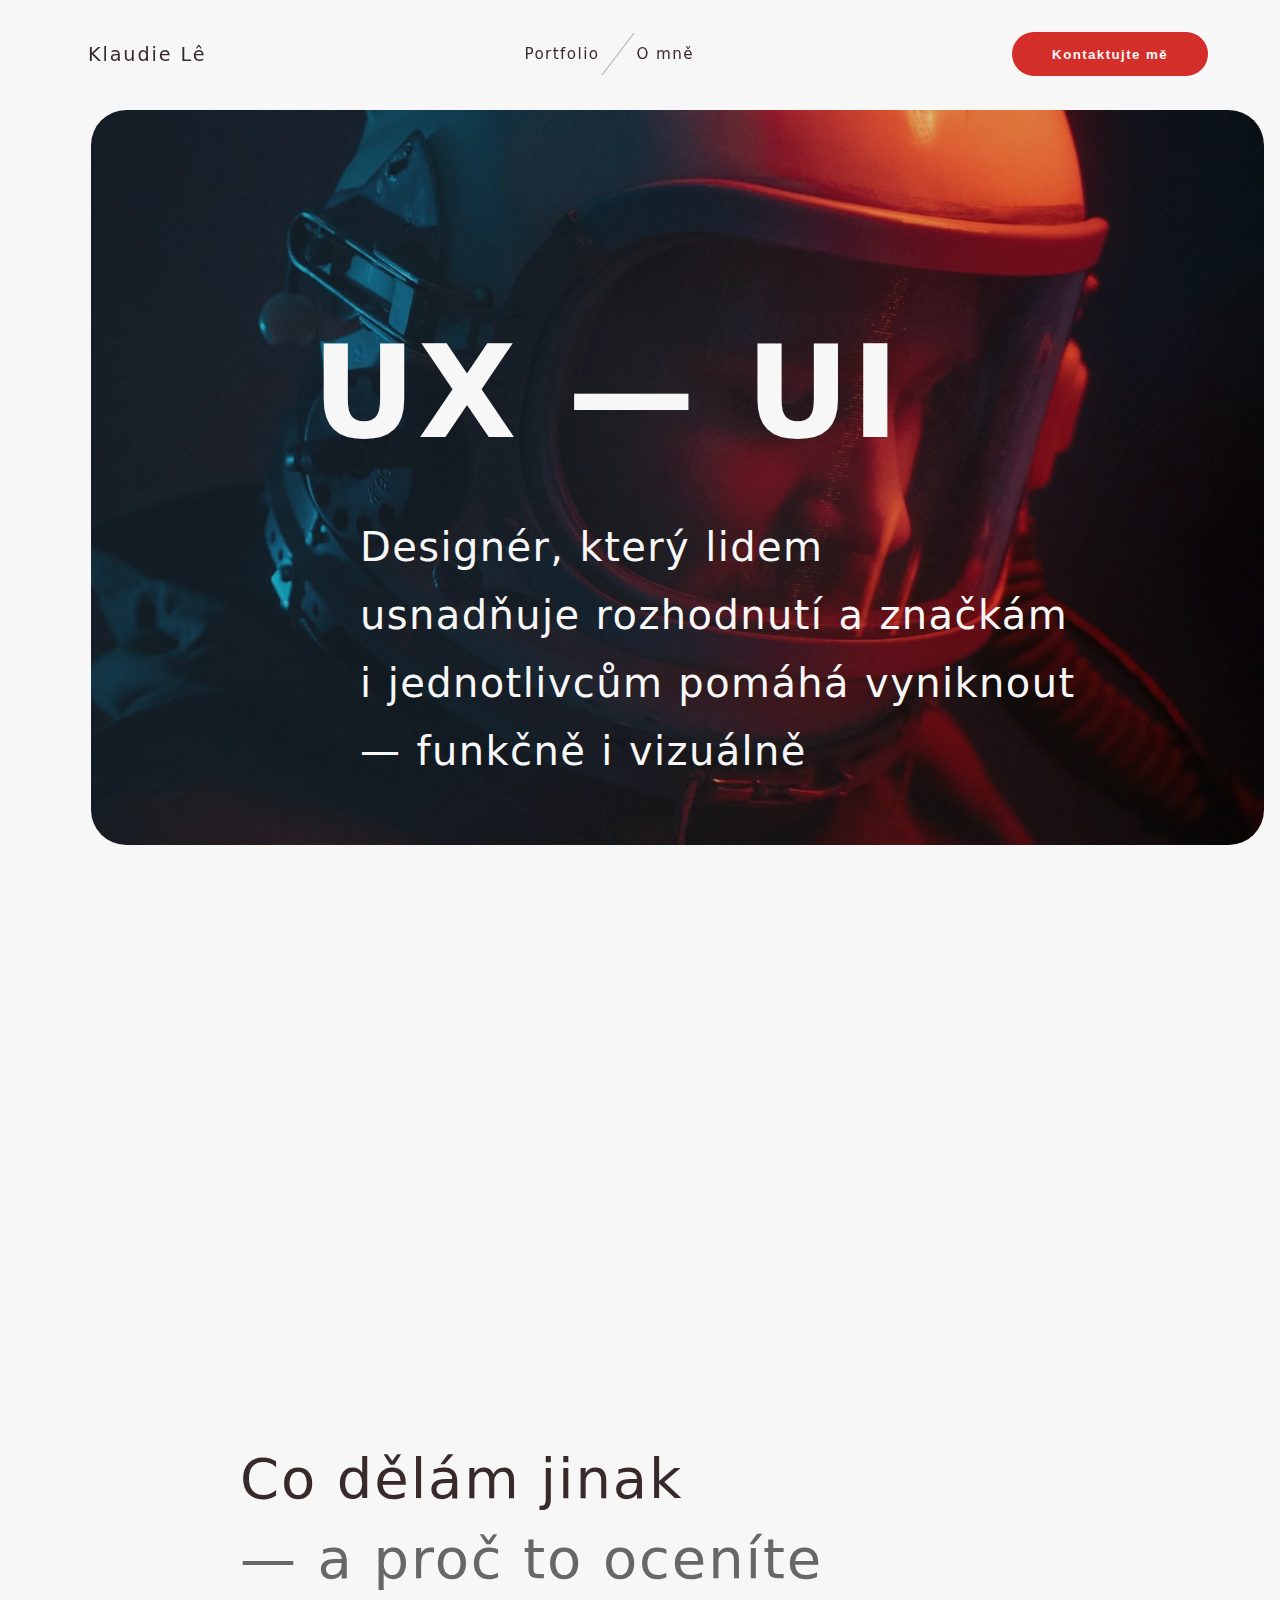
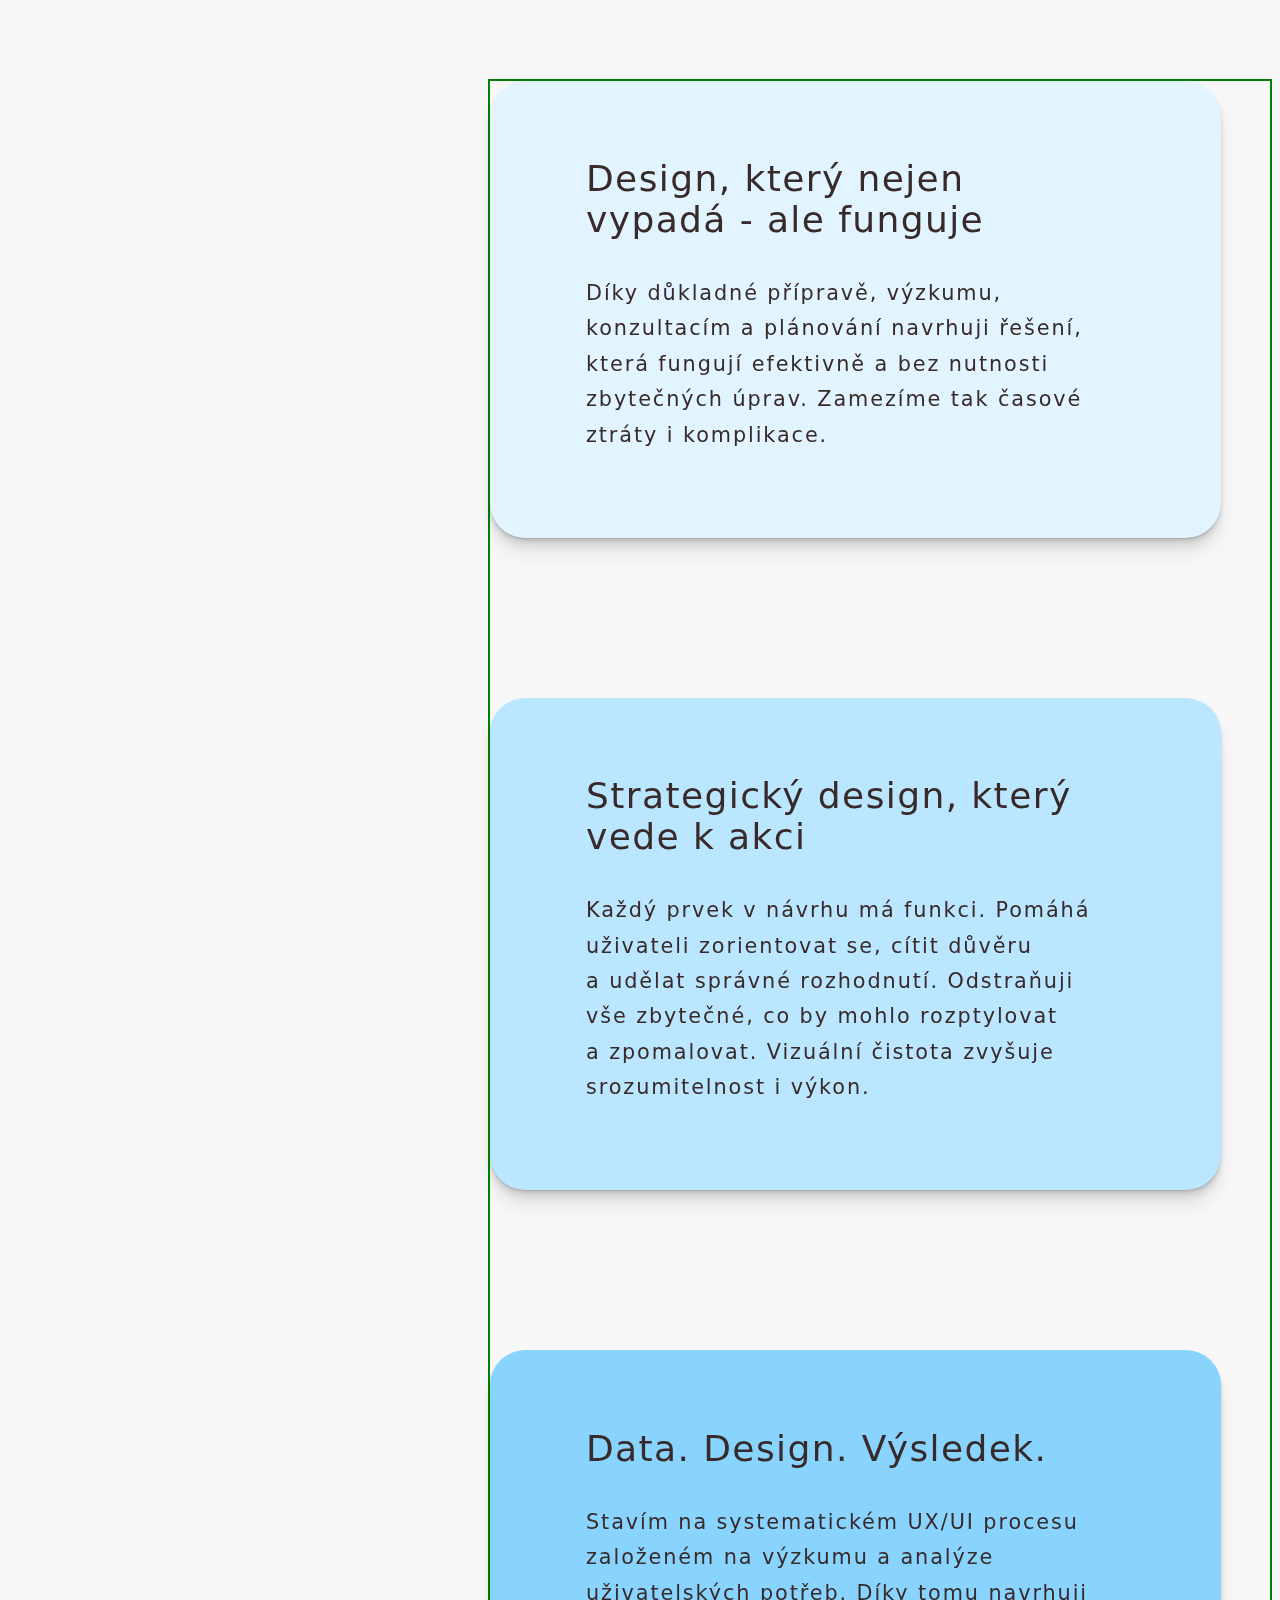
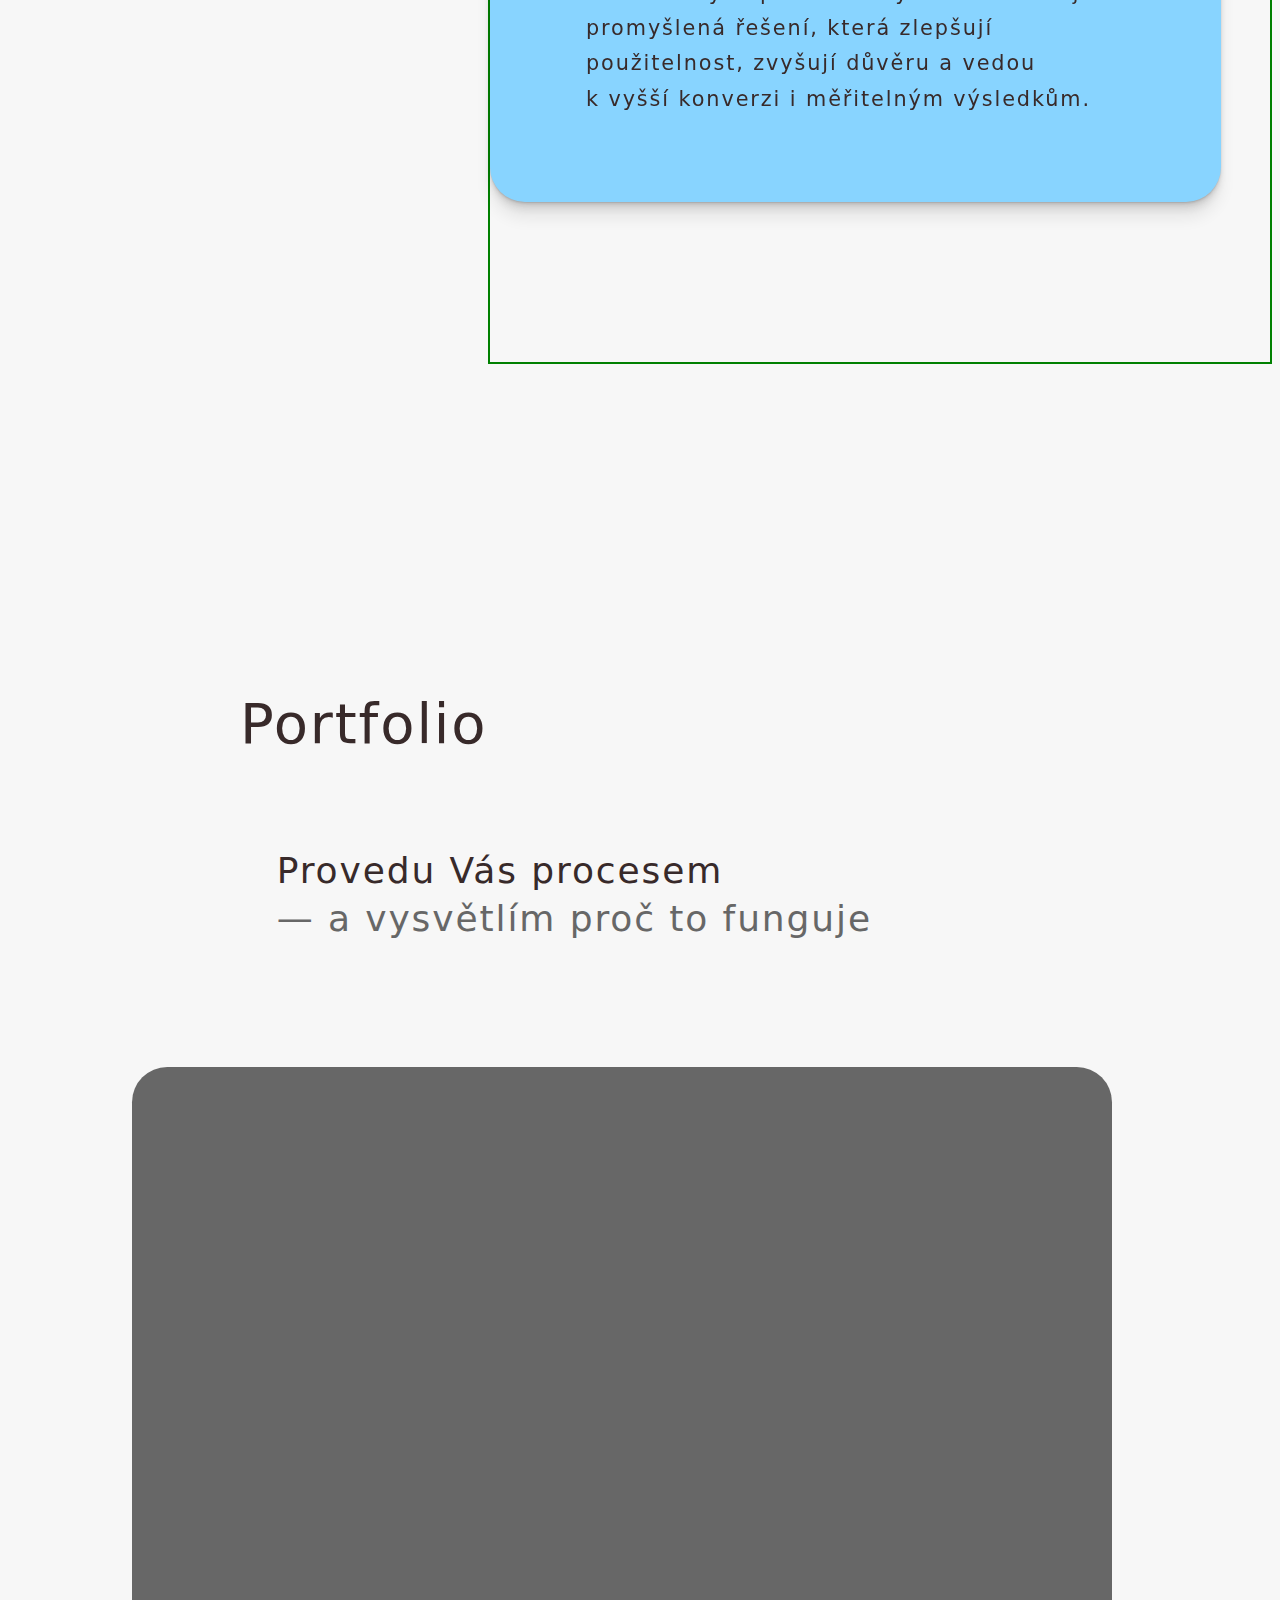
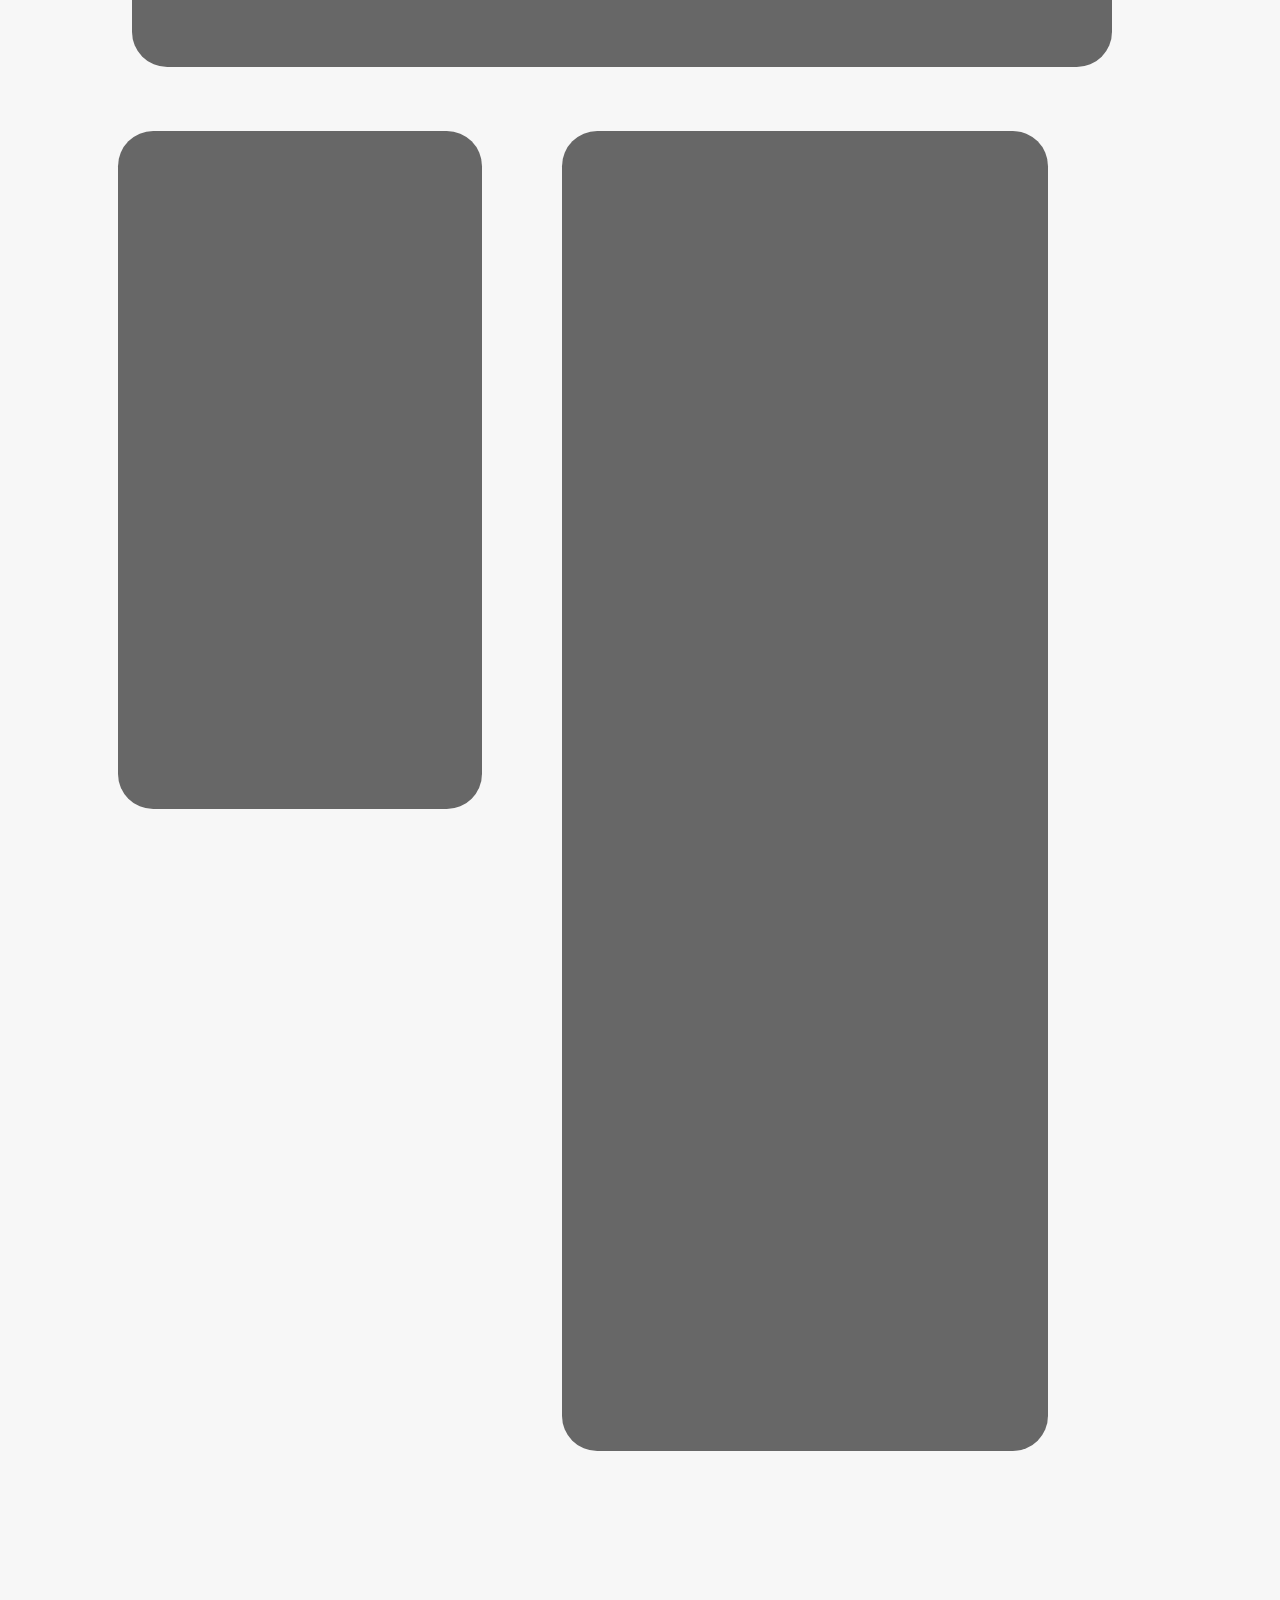
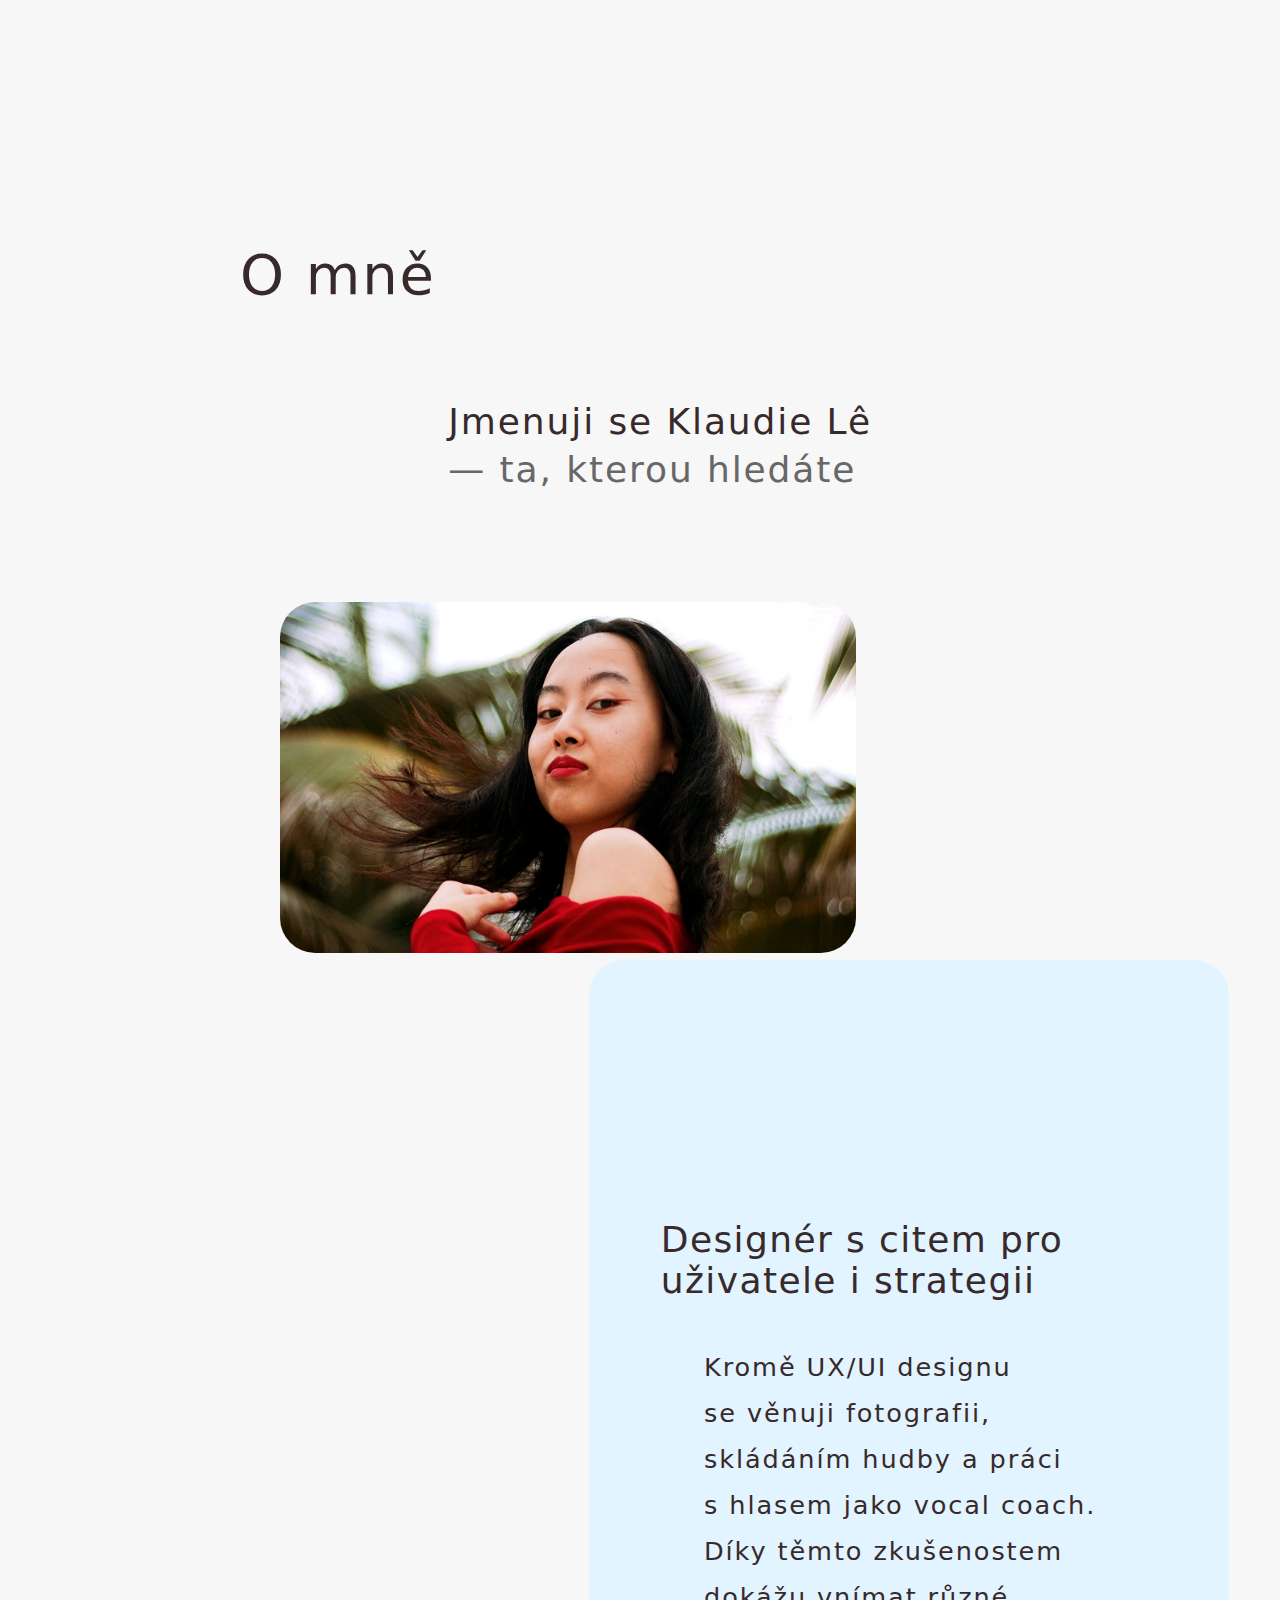
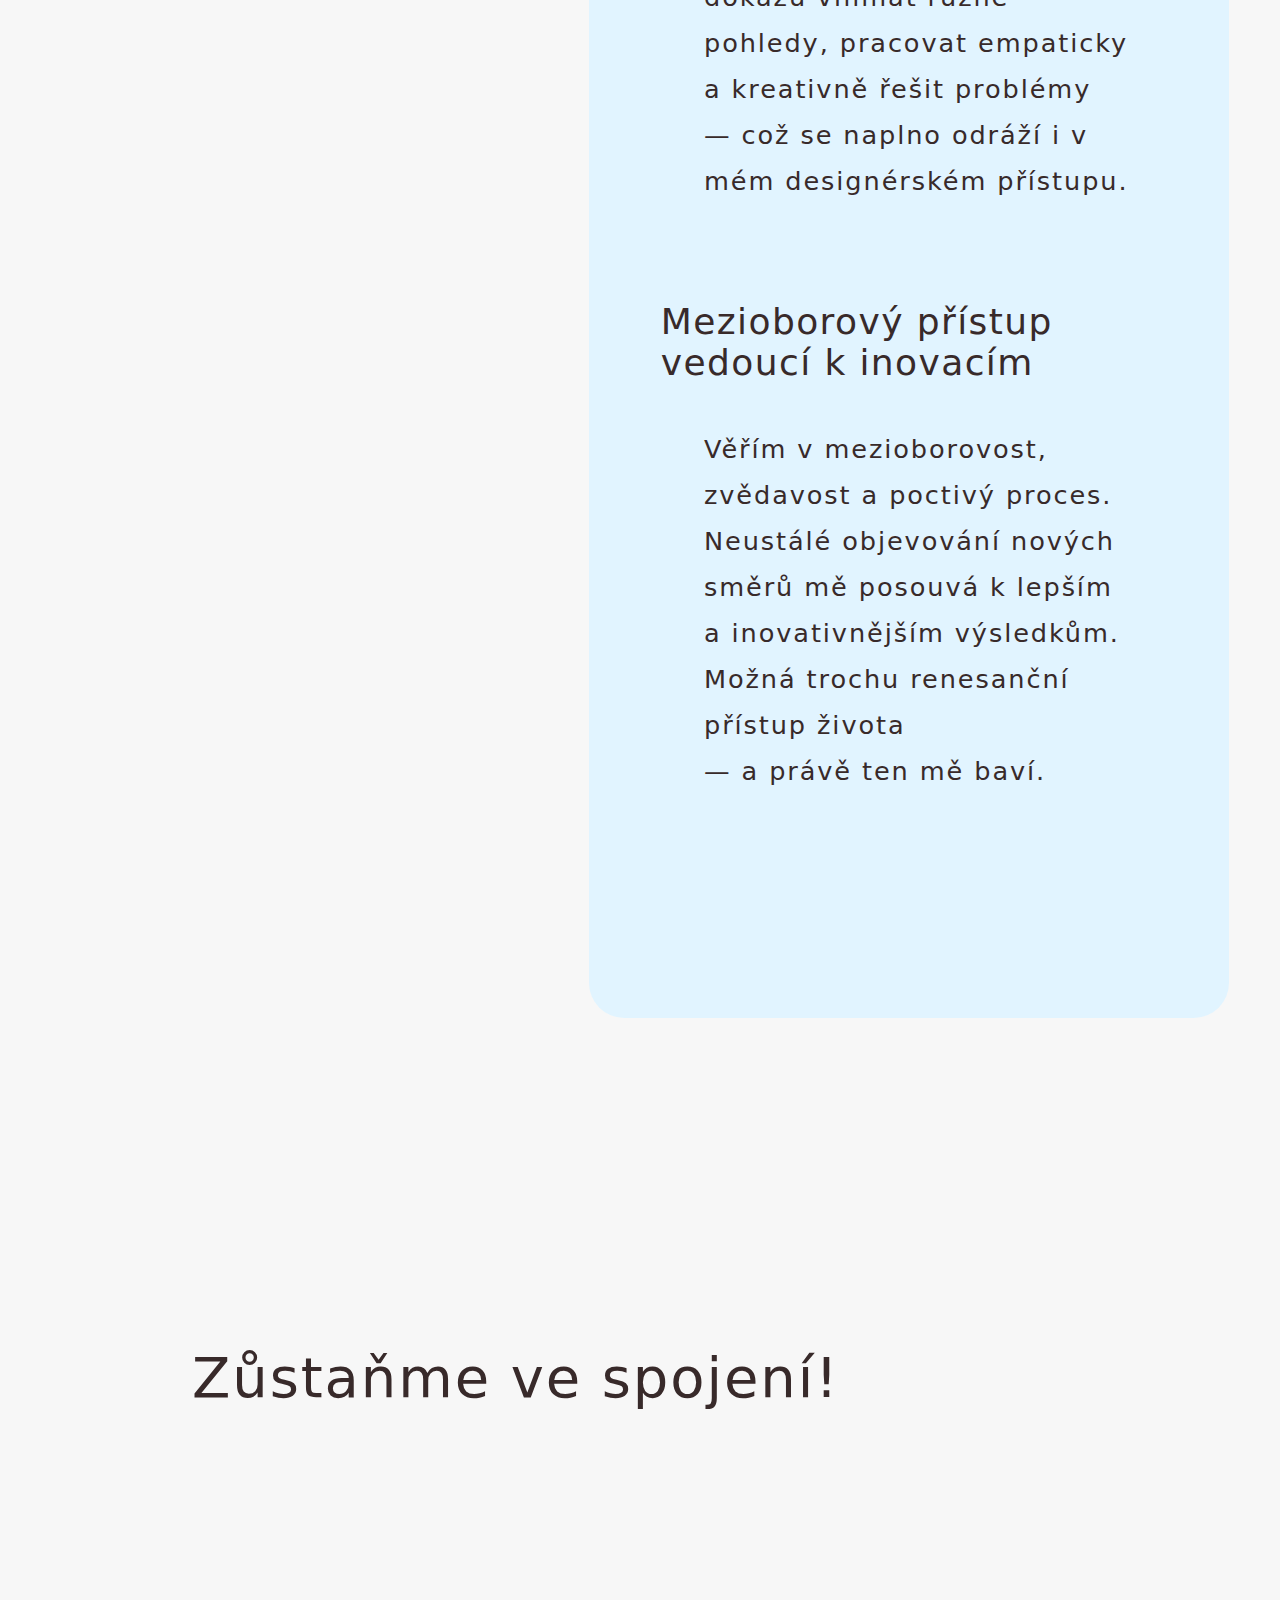
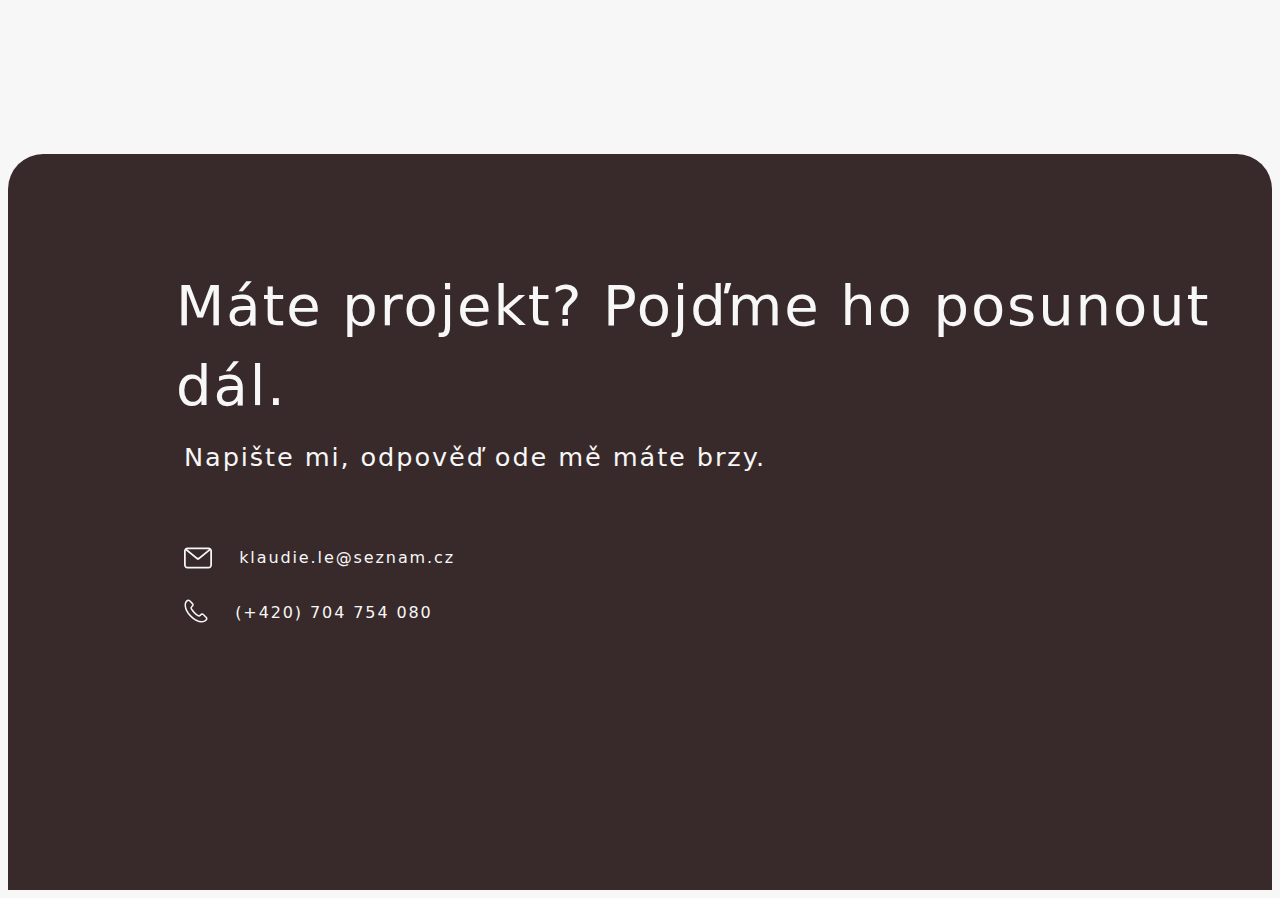
<file: index.html>
<!DOCTYPE html>
<html lang="en">
  <head>
    <meta charset="UTF-8" />
    <meta name="viewport" content="width=device-width, initial-scale=1.0" />
    <title>Klaudie Lê–UX–UI–Designer</title>
    <link rel="stylesheet" href="style.css" />
  </head>
  <body>
    <header>
      <a href="#" id="home-button">Klaudie Lê</a>
      <nav id="navigation-buttons">
        <a href="#">Portfolio</a>
        <svg
          width="34"
          height="44"
          viewBox="0 0 34 44"
          fill="none"
          xmlns="http://www.w3.org/2000/svg"
        >
          <path d="M33.0312 1L0.968751 43" stroke="#A1A1A1" />
        </svg>
        <a href="#">O mně</a>
      </nav>
      <button class="contact-button">Kontaktujte mě</button>
    </header>
    <main>
      <img
        class="astronaut-hero-img"
        src="Astronaut-hero.webp"
        alt="úvodní fotografie, na kterém stojí astronaut z boku se záběrem na obličej, nasvícený červeným a modrým světlem, sklání hlavu"
      />
      <div id="hero-section">
        <h1 id="hero-title">UX — UI</h1>
        <h3 id="hero-description">
          <p id="hero-text">
            <span
              >Designér, který lidem usnadňuje rozhodnutí a značkám
              i jednotlivcům pomáhá vyniknout <br /><span
                id="hero-text-highlight"
                >— funkčně i vizuálně</span
              ></span
            >
          </p>
        </h3>
        <span id="hero-services">
          <span>Web design — Mobilní aplikace — E-shop — Konzultace</span>
        </span>
      </div>

      <section id="P2-section-intro">
        <h2>
          <span class="P2-main-title">Co dělám jinak</span>
          <br />
          <span class="P2-main-title-highlight">— a proč to oceníte</span>
        </h2>

        <div class="P2-cards-container">
          <div class="P2-first-card">
            <span>
              <h3>Design, který nejen vypadá - ale funguje</h3>
              <p id="first-card-content">
                Díky důkladné přípravě, výzkumu, konzultacím a plánování
                navrhuji řešení, která fungují efektivně a bez nutnosti
                zbytečných úprav. Zamezíme tak časové ztráty i komplikace.
              </p>
            </span>
          </div>
          <div class="P2-second-card">
            <span>
              <h3>Strategický design, který vede k akci</h3>
              <p id="second-card-content">
                Každý prvek v návrhu má funkci. Pomáhá uživateli zorientovat se,
                cítit důvěru a udělat správné rozhodnutí. Odstraňuji vše
                zbytečné, co by mohlo rozptylovat a zpomalovat. Vizuální čistota
                zvyšuje srozumitelnost i výkon.
              </p>
            </span>
          </div>
          <div class="P2-third-card">
            <span>
              <h3>Data. Design. Výsledek.</h3>
              <p id="third-card-content">
                Stavím na systematickém UX/UI procesu založeném na výzkumu a
                analýze uživatelských potřeb. Díky tomu navrhuji promyšlená
                řešení, která zlepšují použitelnost, zvyšují důvěru a vedou
                k vyšší konverzi i měřitelným výsledkům.
              </p>
            </span>
          </div>
        </div>
      </section>

      <section>
        <h2 id="Portfolio-title">Portfolio</h2>
        <span id="Portfolio-section">
          <span class="Portfolio-sub-title-selection">
            <span class="Portfolio-sub-title">Provedu Vás procesem </span><br />
            <span class="Portfolio-sub-title-highlight"
              >— a vysvětlím proč to funguje</span
            ></span
          >
        </span>
        <div id="Portfolio-gallery">
          <span class="Portfolio-item-1-wide"></span>
        </div>
        <div id="Portfolio-gallery-row">
          <span class="Portfolio-item-2-tall"></span>
          <span class="Portfolio-item-3-tallest"></span>
        </div>
      </section>

      <section>
        <h2 id="About-me-title">O mně</h2>
        <span id="About-section">
          <span class="About-sub-title-selection">
            <span class="About-sub-title">Jmenuji se Klaudie Lê</span><br />
            <span class="About-sub-title-highlight"
              >— ta, kterou hledáte</span
            ></span
          >
        </span>
        <img
          class="profile-picture-img"
          src="profile-picture-le.webp"
          alt=" portrétová fotografie autorky stránky v červené halence s tmavými vlasy, který ji vítr rozhazuje a dívá se do kamery"
        />
        <div id="About-text-container">
          <span id="About-first-paragraph">
            <h3>Designér s citem pro uživatele i strategii</h3>
            <p id="about-me-text-1">
              Kromě UX/UI designu se věnuji fotografii, skládáním hudby a práci
              s hlasem jako vocal coach. Díky těmto zkušenostem dokážu vnímat
              různé pohledy, pracovat empaticky a kreativně řešit problémy
              <br />
              — což se naplno odráží i v mém designérském přístupu.
            </p></span
          >
          <span id="About-second-paragraph"
            ><h3>Mezioborový přístup vedoucí k inovacím</h3>
            <p id="about-me-text-2">
              Věřím v mezioborovost, zvědavost a poctivý proces. Neustálé
              objevování nových směrů mě posouvá k lepším a inovativnějším
              výsledkům. Možná trochu renesanční přístup života <br />
              — a právě ten mě baví.
            </p></span
          >
        </div>
      </section>

      <h2 id="End-stay-connected-text">Zůstaňme ve spojení!</h2>
      <footer>
        <div id="Footer-container">
          <h2 id="Footer-contact-info">
            Máte projekt? Pojďme ho posunout dál.
          </h2>
          <span id="Footer-text-me">Napište mi, odpověď ode mě máte brzy.</span>
          <div id="Footer-email-select">
            <svg
              id="Footer-email-icon"
              width="28"
              height="28"
              viewBox="0 0 28 28"
              fill="none"
              xmlns="http://www.w3.org/2000/svg"
            >
              <path
                fill-rule="evenodd"
                clip-rule="evenodd"
                d="M26.1625 6.447L15.1148 15.596C14.8008 15.8561 14.4059 15.9984 13.9983 15.9984C13.5906 15.9984 13.1957 15.8561 12.8818 15.596L1.83925 6.447C1.78 6.62535 1.74986 6.81207 1.75 7V21C1.75 21.4641 1.93437 21.9092 2.26256 22.2374C2.59075 22.5656 3.03587 22.75 3.5 22.75H24.5C24.9641 22.75 25.4092 22.5656 25.7374 22.2374C26.0656 21.9092 26.25 21.4641 26.25 21V7C26.2507 6.81217 26.2212 6.62544 26.1625 6.447ZM3.5 3.5H24.5C25.4283 3.5 26.3185 3.86875 26.9749 4.52513C27.6313 5.1815 28 6.07174 28 7V21C28 21.9283 27.6313 22.8185 26.9749 23.4749C26.3185 24.1313 25.4283 24.5 24.5 24.5H3.5C2.57174 24.5 1.6815 24.1313 1.02513 23.4749C0.368749 22.8185 0 21.9283 0 21V7C0 6.07174 0.368749 5.1815 1.02513 4.52513C1.6815 3.86875 2.57174 3.5 3.5 3.5ZM3.1325 5.25L12.8905 13.3053C13.203 13.5634 13.5955 13.705 14.0008 13.706C14.4062 13.7069 14.7993 13.5672 15.113 13.3105L24.969 5.25H3.1325Z"
                fill="#F7F7F7"
              />
            </svg>
            <span id="Contact-email">klaudie.le@seznam.cz</span>
          </div>
          <div id="Footer-phone-select">
            <svg
              id="Footer-phone-icon"
              width="24"
              height="24"
              viewBox="0 0 24 24"
              fill="none"
              xmlns="http://www.w3.org/2000/svg"
            >
              <path
                d="M12.8571 21.5563C12.4935 21.3947 12.1355 21.2208 11.7838 21.0348C10.0315 20.0443 8.42223 18.8197 7.00045 17.3948C5.1549 15.6576 3.63907 13.6007 2.52629 11.3235C1.93101 10.0997 1.5288 8.79118 1.33395 7.44433C1.06974 6.08401 1.22012 4.67569 1.76562 3.40183C2.10279 2.8535 2.50879 2.35183 2.97312 1.90966C3.16154 1.69831 3.39075 1.52724 3.64698 1.40675C3.90321 1.28625 4.18116 1.21882 4.46412 1.2085C5.05329 1.29716 5.58645 1.60516 5.95512 2.07416C6.76012 2.969 7.62345 3.774 8.47395 4.6245C8.80879 4.9115 9.01762 5.31866 9.05495 5.7585C9.04095 6.12833 8.89862 6.48183 8.65245 6.75833C8.37012 7.1165 8.02712 7.44433 7.69929 7.78733C7.50163 7.97841 7.35047 8.21231 7.25742 8.471C7.16438 8.7297 7.13195 9.00629 7.16262 9.2795C7.36843 9.91831 7.72036 10.5003 8.19045 10.9793C8.75745 11.7552 9.32329 12.4727 9.96379 13.2322C11.1158 14.5627 12.4812 15.6923 14.004 16.5747C14.2146 16.7334 14.4635 16.8336 14.7254 16.865C14.9873 16.8963 15.2528 16.8577 15.495 16.7532C16.0019 16.4709 16.4517 16.0966 16.8215 15.6495C17.1423 15.2587 17.602 15.0078 18.1036 14.9483C18.5505 14.9717 18.9716 15.163 19.282 15.485C19.6833 15.828 20.0263 16.2317 20.3996 16.6038C20.7718 16.9772 21.0705 17.2455 21.3831 17.5885C21.758 17.9191 22.1107 18.2722 22.4413 18.6478C22.698 18.9792 22.8193 19.3945 22.7843 19.811C22.6513 20.3095 22.3642 20.7534 21.9641 21.0792C21.4016 21.6646 20.718 22.1201 19.9611 22.4139C19.2042 22.7077 18.3923 22.8327 17.5821 22.7802C15.9419 22.6871 14.3362 22.2712 12.8571 21.5563Z"
                stroke="#F7F7F7"
                stroke-width="1.5"
                stroke-miterlimit="10"
                stroke-linecap="round"
              />
            </svg>

            <span id="Contact-phone">(+420) 704 754 080</span>
          </div>
        </div>
      </footer>
      <span></span>
    </main>
  </body>
</html>
</file>
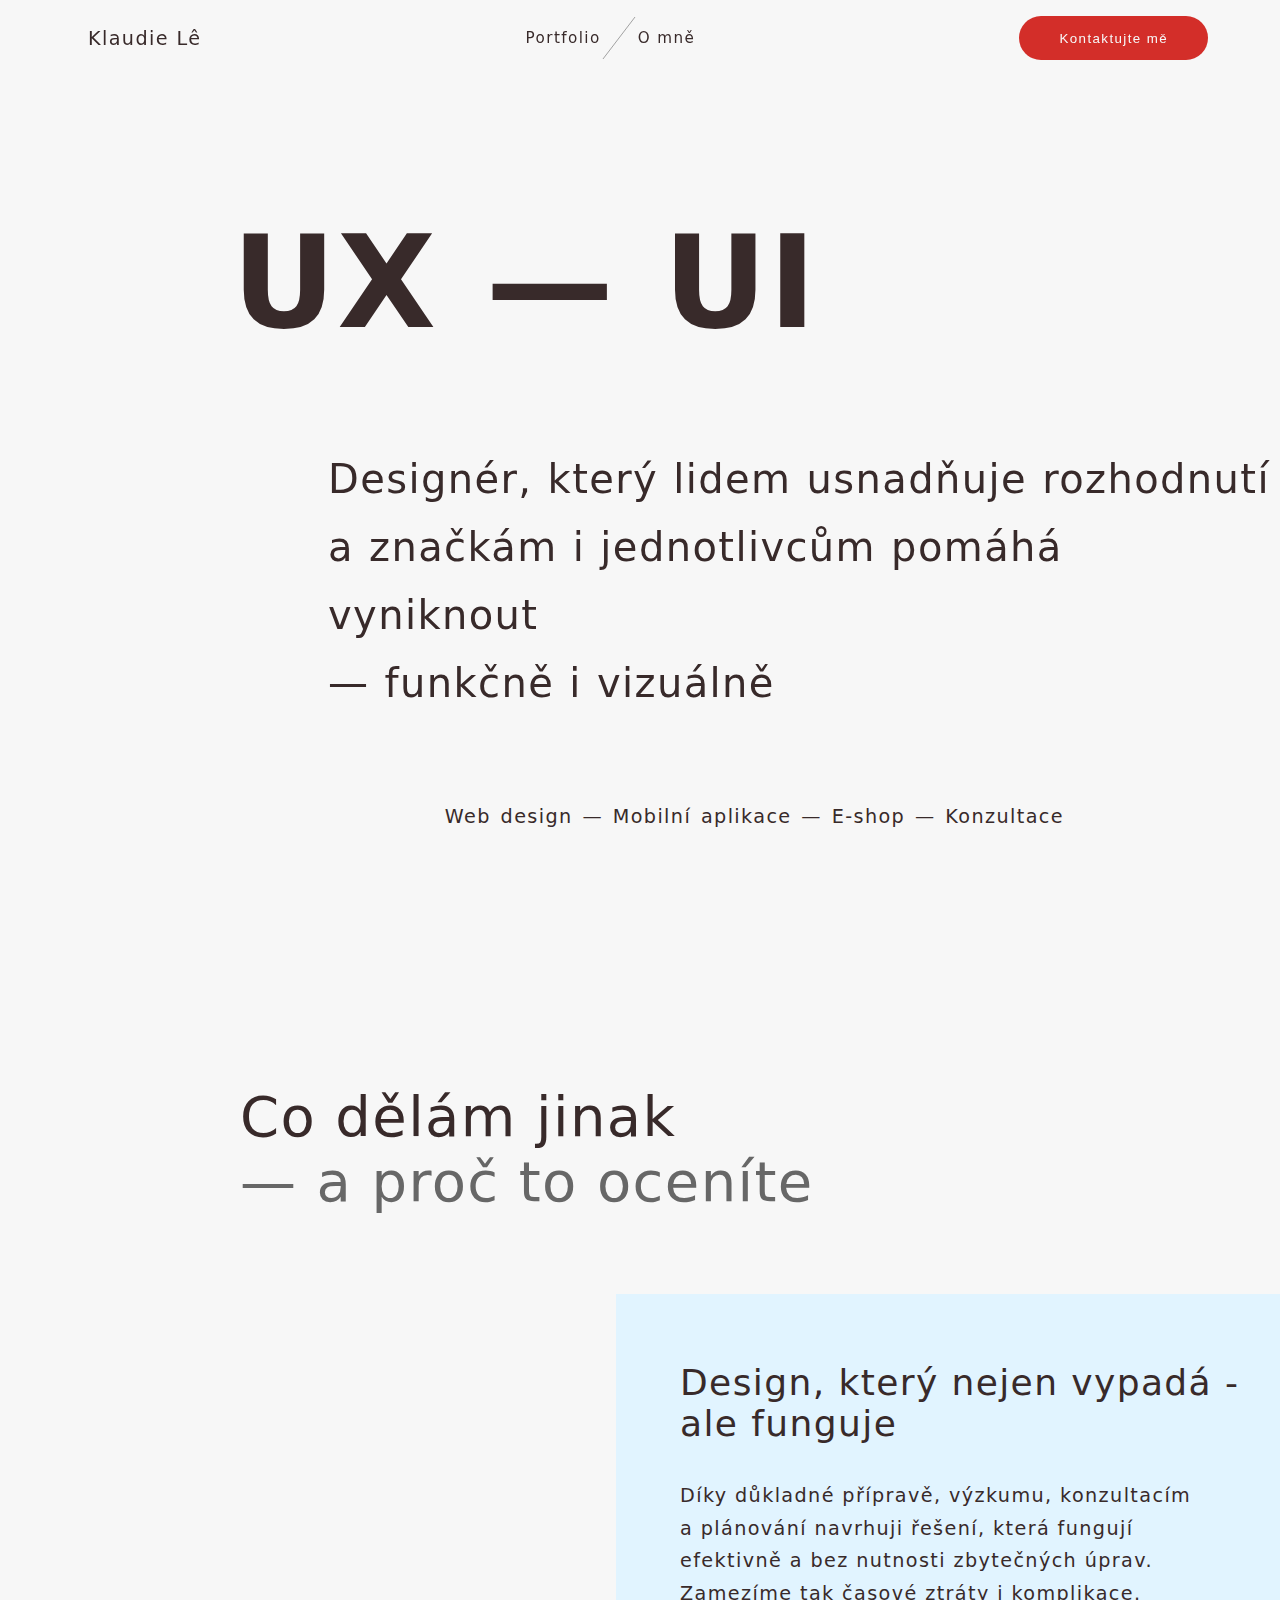
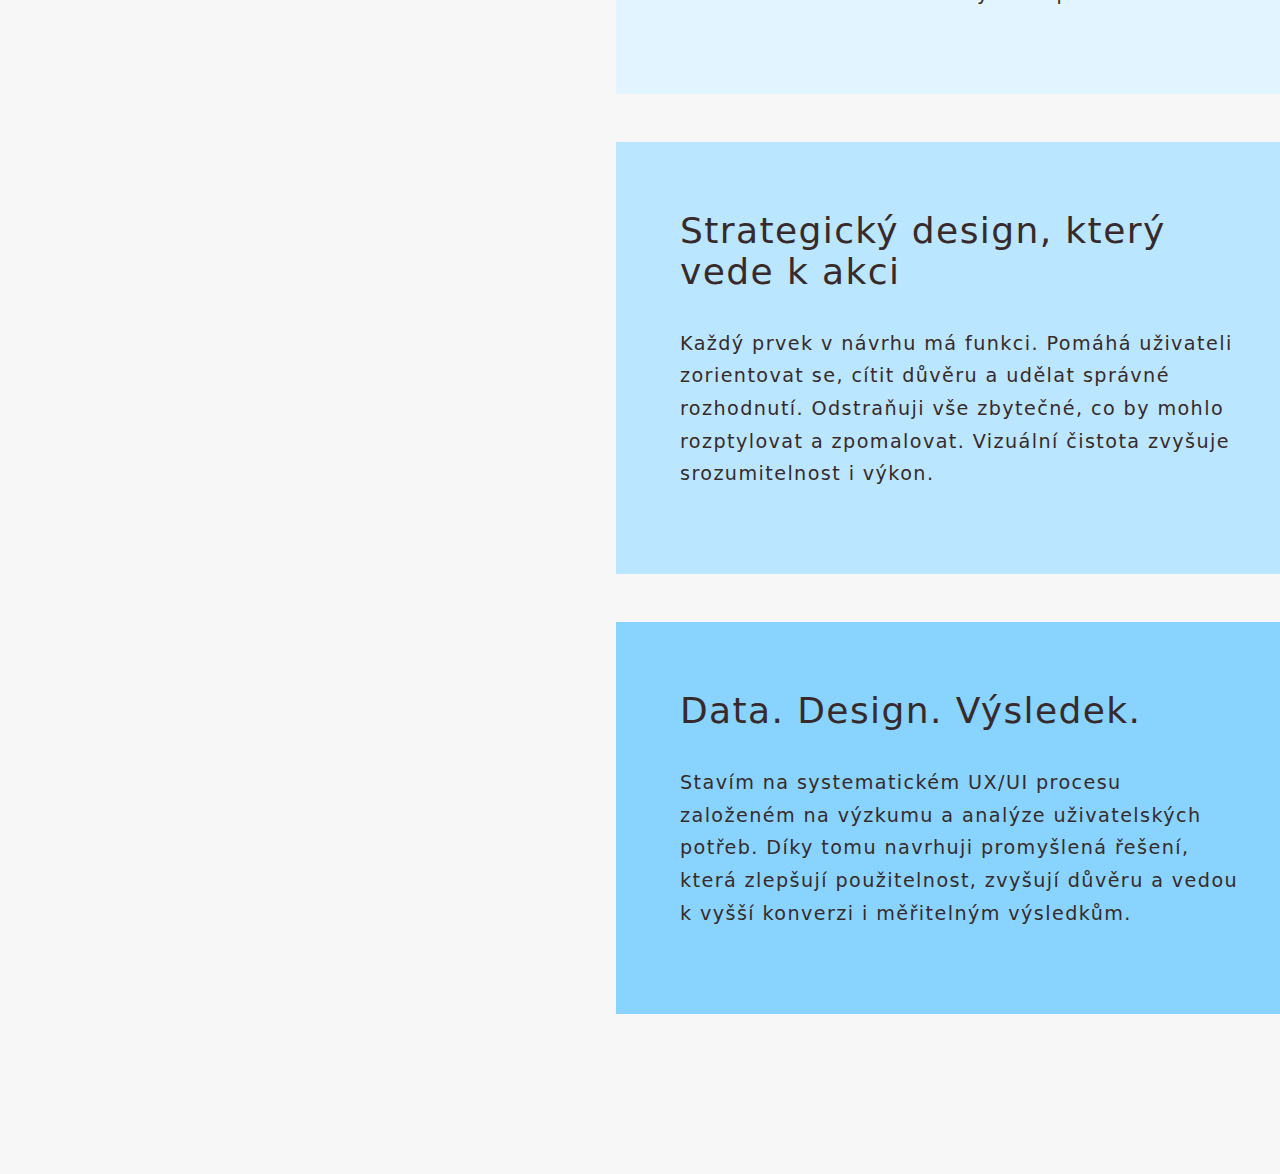
<file: Klaudie–Le–UX-UI-Designer/index.html>
<!DOCTYPE html>
<html lang="en">
  <head>
    <meta charset="UTF-8" />
    <meta name="viewport" content="width=device-width, initial-scale=1.0" />
    <title>Klaudie Le</title>
    <link rel="stylesheet" href="style.css" />
  </head>
  <body>
    <header>
      <span id="home-button">Klaudie Lê</span>
      <nav id="navigation-buttons">
        <a href="#">Portfolio</a>
        <svg
          width="34"
          height="44"
          viewBox="0 0 34 44"
          fill="none"
          xmlns="http://www.w3.org/2000/svg"
        >
          <path d="M33.0312 1L0.968751 43" stroke="#A1A1A1" />
        </svg>
        <a href="#">O mně</a>
      </nav>
      <button class="contact-button">Kontaktujte mě</button>
    </header>
    <main>
      <div id="hero-section">
        <h1 id="hero-title">UX — UI</h1>
        <h3 id="hero-description">
          <p id="hero-text">
            <span
              >Designér, který lidem usnadňuje rozhodnutí a značkám
              i jednotlivcům pomáhá vyniknout <br /><span
                id="hero-text-highlight"
                >— funkčně i vizuálně</span
              ></span
            >
          </p>
        </h3>
        <span id="hero-services">
          <span>Web design — Mobilní aplikace — E-shop — Konzultace</span>
        </span>
      </div>

      <section id="P2-section-2-intro">
        <h2>
          <span class="P2-main-tittle">Co dělám jinak</span>
          <br />
          <span class="P2-main-tittle-highlight">— a proč to oceníte</span>
        </h2>

        <div class="P2-cards-all-style">
          <div class="P2-first-card">
            <span>
              <h3>Design, který nejen vypadá - ale funguje</h3>
              <p id="first-card-content">
                Díky důkladné přípravě, výzkumu, konzultacím a plánování
                navrhuji řešení, která fungují efektivně a bez nutnosti
                zbytečných úprav. Zamezíme tak časové ztráty i komplikace.
              </p>
            </span>
          </div>
          <div class="P2-second-card">
            <span>
              <h3>Strategický design, který vede k akci</h3>
              <p id="second-card-content">
                Každý prvek v návrhu má funkci. Pomáhá uživateli zorientovat se,
                cítit důvěru a udělat správné rozhodnutí. Odstraňuji vše
                zbytečné, co by mohlo rozptylovat a zpomalovat. Vizuální čistota
                zvyšuje srozumitelnost i výkon.
              </p>
            </span>
          </div>
          <div class="P2-third-card">
            <span>
              <h3>Data. Design. Výsledek.</h3>
              <p id="third-card-content">
                Stavím na systematickém UX/UI procesu založeném na výzkumu a
                analýze uživatelských potřeb. Díky tomu navrhuji promyšlená
                řešení, která zlepšují použitelnost, zvyšují důvěru a vedou
                k vyšší konverzi i měřitelným výsledkům.
              </p>
            </span>
          </div>
        </div>
      </section>
    </main>
  </body>
</html>
</file>
<file: style.css>
:root {
  --black: #382a2a;
  --gray: #676767;
  --white: #f7f7f7;
  --red: #d32e29;

  --ligher-blue: #e1f4ff;
  --light-blue: #bbe6ff;
  --dark-blue: #88d4ff;

  --main-title: 8rem;
  --title-section: 3.5rem;
  --sub-title: 2.25rem;
  --main-content: 3rem;
  --main-sub-content: 1.6rem;
  --sub-content: 1.3rem;

  --bold: 600;
  --semi-bold: 500;
  --medium: 450;
  --semi-medium: 390;
  --regular: 300;
  --semi-thin: 200;
  --thin: 150;
  --letterspacing-small: 1.4px;
  --letterspacing: 1.9px;
  --line-height-title-section: 80px;
  --line-height-sub-title-section: 54px;
  --border-radius: 2.2rem;
}
html {
  scroll-behavior: smooth;
  transition: scroll 1s ease-in-out;
}
body {
  font-family: system-ui, -apple-system, BlinkMacSystemFont, "Segoe UI", Roboto,
    Oxygen, Ubuntu, Cantarell, "Open Sans", "Helvetica Neue", sans-serif;
  background-color: var(--white);
  color: var(--black);
  letter-spacing: var(--letterspacing);
}

h2 {
  scroll-margin-top: 8rem;
}
header {
  margin-top: 1rem;
  width: 100%;
  display: flex;
  justify-content: space-between;
  align-items: center;
  padding: 1rem 4rem;
  box-sizing: border-box;
  position: fixed;
  z-index: 1;
  top: 0;
}

section {
  margin: 10rem;
  align-items: center;
  justify-content: center;
}

h1 {
  font-size: 8rem;
  font-weight: 550;
  color: var(--white);
  padding-top: 14.5rem;
  margin-left: 19rem;
  word-spacing: 2.25px;
  animation: text-appear 1.25s ease-out;
}
h2 {
  margin-top: 20rem;
  margin-left: 4.5rem;
  margin-bottom: 5rem;
  font-size: var(--title-section);
  font-weight: var(--semi-bold);
  line-height: var(--line-height-title-section);
  letter-spacing: var(--letterspacing);
}
h2,
h3,
#Footer-text-me,
#Footer-email-select,
#Footer-phone-select {
  animation: text-appear both;
  animation-timeline: view(70% 1%);
  animation-range: entry 1 cover 5vh;
}

p,
.Portfolio-sub-title,
.About-sub-title,
.Portfolio-sub-title-highlight,
.About-sub-title-highlight {
  animation: text-appear both;
  animation-timeline: view(60% 10%);
  animation-range: entry 60 cover 30vh;
}

@keyframes text-appear {
  from {
    opacity: 0;
    transform: translateY(200px);
  }
  to {
    opacity: 1;
    transform: translateY(3);
  }
}

h3 {
  font-size: var(--sub-title);
  font-weight: var(--semi-bold);
  letter-spacing: var(--letterspacing-small);
}

p {
  line-height: 170%;
  font-size: var(--sub-content);
  text-align: left;
  font-weight: var(--semi-medium);
}

nav {
  margin: 0;
  width: 15%;
  display: flex;
  justify-content: space-evenly;
  letter-spacing: var(--letterspacing-small);
  align-items: center;
  animation: fade-down 1.25s ease-out;
}
a {
  text-decoration: none;
}
nav > a {
  font-size: 0.95rem;
  color: var(--black);
  font-weight: 300;
  position: relative;
}

#home-button {
  color: var(--black);
  text-decoration: none;
  margin-left: 1rem;
  font-size: 1.2rem;
  font-weight: var(--semi-bold);
  animation: fade-down 1.25s ease-out;
}

.contact-button {
  text-decoration: none;
  border: none;
  border-radius: 2rem;
  background-color: var(--red);
  color: var(--white);
  padding: 0.9rem 2.5rem;
  letter-spacing: var(--letterspacing-small);
  font-weight: 590;
  margin-right: 1rem;
  animation: fade-down 1.25s ease-out;
}

@keyframes fade-down {
  0% {
    opacity: O;
    transform: translateY(-30px) scale(0.9);
  }
  100% {
    opacity: 1;
    transform: translateY(0px) scale(1);
  }
}

@keyframes fade-up {
  0% {
    opacity: O;
    transform: translateY(30px) scale(0.9);
  }
  100% {
    opacity: 1;
    transform: translateY(0px) scale(1);
  }
}

#hero-description,
#hero-services {
  animation: text-appear 2.25s ease-out;
}
#hero-description {
  position: relative;
  max-width: 36ch;
  left: 22rem;
  top: -2.5rem;
}

#hero-text {
  animation: none;
  color: var(--white);
  text-align: left;
  display: flex;
  justify-content: center;
  align-items: center;
  font-size: 2.5rem;
  font-weight: 230;
  word-spacing: 1px;
}

#hero-text-highlight {
  font-weight: var(--medium);
}

#hero-services {
  color: var(--white);
  display: flex;
  justify-content: flex-end;
  font-size: 1.6rem;
  font-weight: var(--regular);
  word-spacing: 2.25px;
  padding: 7rem 10rem;
}

.astronaut-hero-img {
  border-radius: var(--border-radius);
  position: absolute;
  z-index: -1;
  display: block;
  margin: 1.5rem 5.2rem;
  width: 91.65%;
}
.profile-picture-img {
  border-radius: var(--border-radius);
  position: absolute;
  z-index: 1;
  margin-left: 7rem;
  margin-top: 7rem;
  width: 45%;
}

#about-me-text-1,
#about-me-text-2 {
  margin-top: 2.7rem;
  margin-left: 2.7rem;
  line-height: 180%;
  font-size: var(--main-sub-content);
  text-align: left;
  font-weight: var(--semi-thin);
  letter-spacing: 1.9px;
  max-width: 40ch;
}

#about-me-text-1 {
  margin-bottom: 6rem;
}

#End-stay-connected-text {
  margin-bottom: 21rem;
  padding-left: 7rem;
}

#Portfolio,
#O-mne {
  text-transform: uppercase;
  margin-left: 13rem;
}

#End-stay-connected-text,
#Footer-contact-info,
#Footer-text-me {
  font-weight: var(--regular);
}

.P2-main-title-highlight {
  color: var(--gray);
  font-weight: var(--thin);
  text-transform: none;
}

.P2-cards-container {
  border: 2px solid green;
  margin-left: 10rem;
  max-width: 1100px;
  position: relative;
  max-width: 50;
  left: 10rem;
}

.P2-first-card,
.P2-second-card,
.P2-third-card {
  animation: none;
  position: sticky;
  top: 0;
  padding: 2.6rem 8rem;
  padding-left: 6rem;
  padding-bottom: 4rem;
  border-radius: var(--border-radius);
  width: 65%;
  margin-bottom: 10rem;

  box-shadow: 0 1px 1px hsl(0deg 0% 0% / 0.075),
    0 2px 2px hsl(0deg 0% 0% / 0.075), 0 4px 4px hsl(0deg 0% 0% / 0.075),
    0 8px 8px hsl(0deg 0% 0% / 0.075), 0 16px 16px hsl(0deg 0% 0% / 0.075);
}

.P2-first-card {
  background-color: var(--ligher-blue);
}

.P2-second-card {
  background-color: var(--light-blue);
  top: 4rem;
}
.P2-third-card {
  background-color: var(--dark-blue);
}

#Portfolio-section,
#About-section {
  display: flex;
  justify-content: flex-end;
  margin-right: 15rem;
}

.Portfolio-sub-title,
.About-sub-title {
  font-size: var(--sub-title);
  font-weight: var(--semi-bold);
  line-height: var(--line-height-sub-title-section);
}

.Portfolio-sub-title-highlight,
.About-sub-title-highlight {
  color: var(--gray);
  font-weight: var(--thin);
  text-transform: none;
  font-size: var(--sub-title);
}

#Portfolio-gallery-row {
  display: flex;
  flex-direction: row;
  justify-content: space-evenly;
  gap: 5rem;
  padding: 4rem 5vw;
}

.Portfolio-item-1-wide {
  display: flex;
  justify-content: flex-start;
  margin-left: -2.24rem;
  margin-top: 8rem;
  background-color: var(--gray);
  max-width: 1100px;
  height: 600px;
  border-radius: var(--border-radius);
}
.Portfolio-item-2-tall {
  margin-left: -7.12rem;
  background-color: var(--gray);
  width: 45%;
  height: 678px;
  border-radius: var(--border-radius);
}

.Portfolio-item-3-tallest {
  background-color: var(--gray);
  width: 60%;
  height: 1320px;
  border-radius: var(--border-radius);
}

#About-text-container {
  position: relative;
  margin-top: 29.4rem;
  margin-left: 26.3rem;
  padding: 13.9rem 4.5rem;
  padding-right: 6rem;
  background-color: var(--ligher-blue);
  border-radius: var(--border-radius);
  max-width: 764px;
  max-height: 1213px;
  width: 50%;
  max-width: 59ch;
}

#Footer-container {
  border-top-left-radius: var(--border-radius);
  border-top-right-radius: var(--border-radius);
  padding-bottom: 11rem;
  display: flex;
  flex-direction: column;
  width: 100%;
  color: var(--white);
  text-align: left;
  background-color: var(--black);
  min-height: 35rem;
}

#Footer-contact-info {
  margin-top: 7rem;
  margin-bottom: 1rem;
  padding-left: 6rem;
  max-width: 40;
  display: flex;
  justify-content: flex-start;
  color: var(--white);
}

#Footer-text-me {
  font-size: var(--main-sub-content);
  padding-left: 11rem;
  margin-bottom: 5rem;
}

#Footer-phone-select,
#Footer-email-select {
  margin-top: -2.5rem;
  margin-left: 8rem;
  padding: 2rem;
  display: flex;
  flex-direction: row;
}

#Footer-email-icon,
#Footer-phone-icon {
  padding-left: 1rem;
  padding-bottom: 0.2rem;
}

#Contact-email,
#Contact-phone {
  color: var(--white);
  padding-left: 1.7rem;
  margin-top: 0.25rem;
}
</file>
<file: Klaudie–Le–UX-UI-Designer/style.css>
:root {
  --black: #382a2a;
  --gray: #676767;
  --white: #f7f7f7;
  --red: #d32e29;

  --ligher-blue: #e1f4ff;
  --light-blue: #bbe6ff;
  --dark-blue: #88d4ff;

  --main-title: 8rem;
  --title-section: 3.5rem;
  --sub-tittle: 2.25rem;
  --main-content: 3rem;
  --sub-content: 1.2rem;

  --bold: 600;
  --semi-bold: 500;
  --medium: 450;
  --regular: 300;
  --thin: 150;
  --letterspacing: 1.4px;

  --border-radius: 2rem;
}
body {
  font-family: system-ui, -apple-system, BlinkMacSystemFont, "Segoe UI", Roboto,
    Oxygen, Ubuntu, Cantarell, "Open Sans", "Helvetica Neue", sans-serif;
  background-color: var(--white);
  color: var(--black);
  letter-spacing: var(--letterspacing);
}
header {
  margin-top: 1rem 4rem;
  width: 100%;
  display: flex;
  justify-content: space-between;
  align-items: center;
  padding: 1rem 4rem;
  box-sizing: border-box;
  position: fixed;
  top: 0;
}

main {
  margin: 10rem;
  align-items: center;
  justify-content: center;
}

p {
  line-height: 170%;
  font-size: var(--sub-content);
}

nav {
  margin: 0;
  width: 15%;
  display: flex;
  justify-content: space-evenly;
  letter-spacing: var(--letterspacing);
  align-items: center;
}

nav > a {
  text-decoration: none;
  font-size: 0.95rem;
  color: var(--black);
  font-weight: 300;
}

nav > a:hover {
  background-color: darkgrey;
}

#home-button {
  margin-left: 1rem;
  font-size: 1.2rem;
  font-weight: var(--semi-bold);
}

.contact-button {
  text-decoration: none;
  border: none;
  border-radius: 2rem;
  background-color: var(--red);
  color: var(--white);
  padding: 0.9rem 2.5rem;
  letter-spacing: var(--letterspacing);
  font-weight: var(--semi-bold);
  margin-right: 1rem;
}

#hero-description {
  position: relative;
  max-width: 62ch;
  left: 10rem;
}

#hero-title {
  font-size: 8rem;
  font-weight: 550;
  padding: 3rem;
  margin: 1rem;
  word-spacing: 2.25px;
}

#hero-text {
  text-align: left;
  display: flex;
  justify-content: center;
  align-items: center;
  font-size: 2.5rem;
  font-weight: 230;
  word-spacing: 1px;
}

#hero-text-highlight {
  font-weight: var(--medium);
}

#hero-services {
  display: flex;
  justify-content: flex-end;
  font-size: 1.2rem;
  font-weight: var(--regular);
  word-spacing: 2.25px;
  padding: 3rem;
}

.P2-section-2-intro {
  margin-top: 20rem;
}
h2 {
  margin-top: 13rem;
  margin-left: 4.5rem;
  font-size: var(--title-section);
  font-weight: var(--semi-bold);
}

h3 {
  font-size: var(--sub-tittle);
  font-weight: var(--semi-bold);
}

.P2-main-tittle-highlight {
  color: var(--gray);
  font-weight: var(--thin);
}

.P2-cards-all-style {
  margin: 5rem;
  position: relative;
  max-width: 50;
  left: 10rem;
}

.P2-first-card {
  background-color: var(--ligher-blue);
}
.P2-second-card {
  background-color: var(--light-blue);
}
.P2-third-card {
  background-color: var(--dark-blue);
}

.P2-first-card,
.P2-second-card,
.P2-third-card {
  position: relative;
  max-width: 50;
  left: 10rem;
  padding: 2rem 4rem;
  padding-bottom: 4rem;
  margin: 3rem;
}

.first-card-content,
.second-card-content,
.third-card-content {
  font-size: var(--sub-tittle);
}

section > h3 {
  font-size: var(--sub-content);
}
</file>
